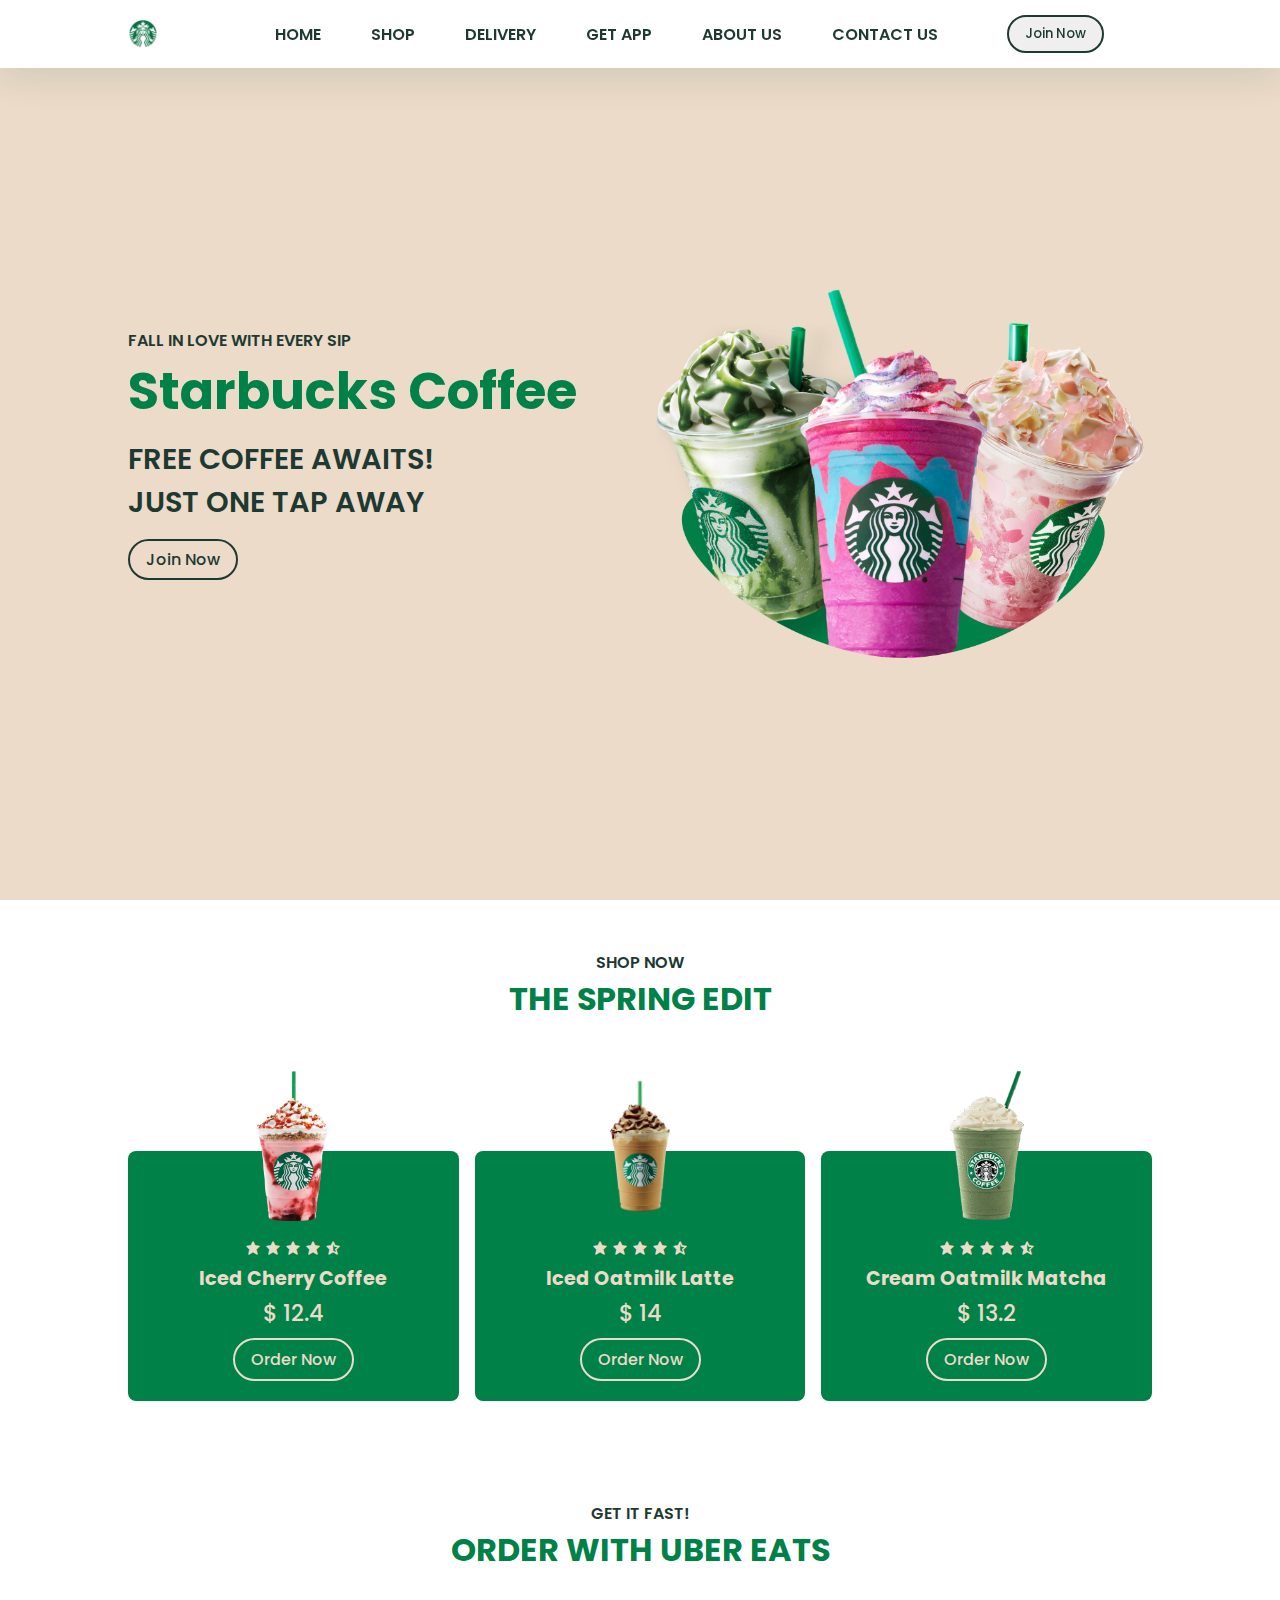
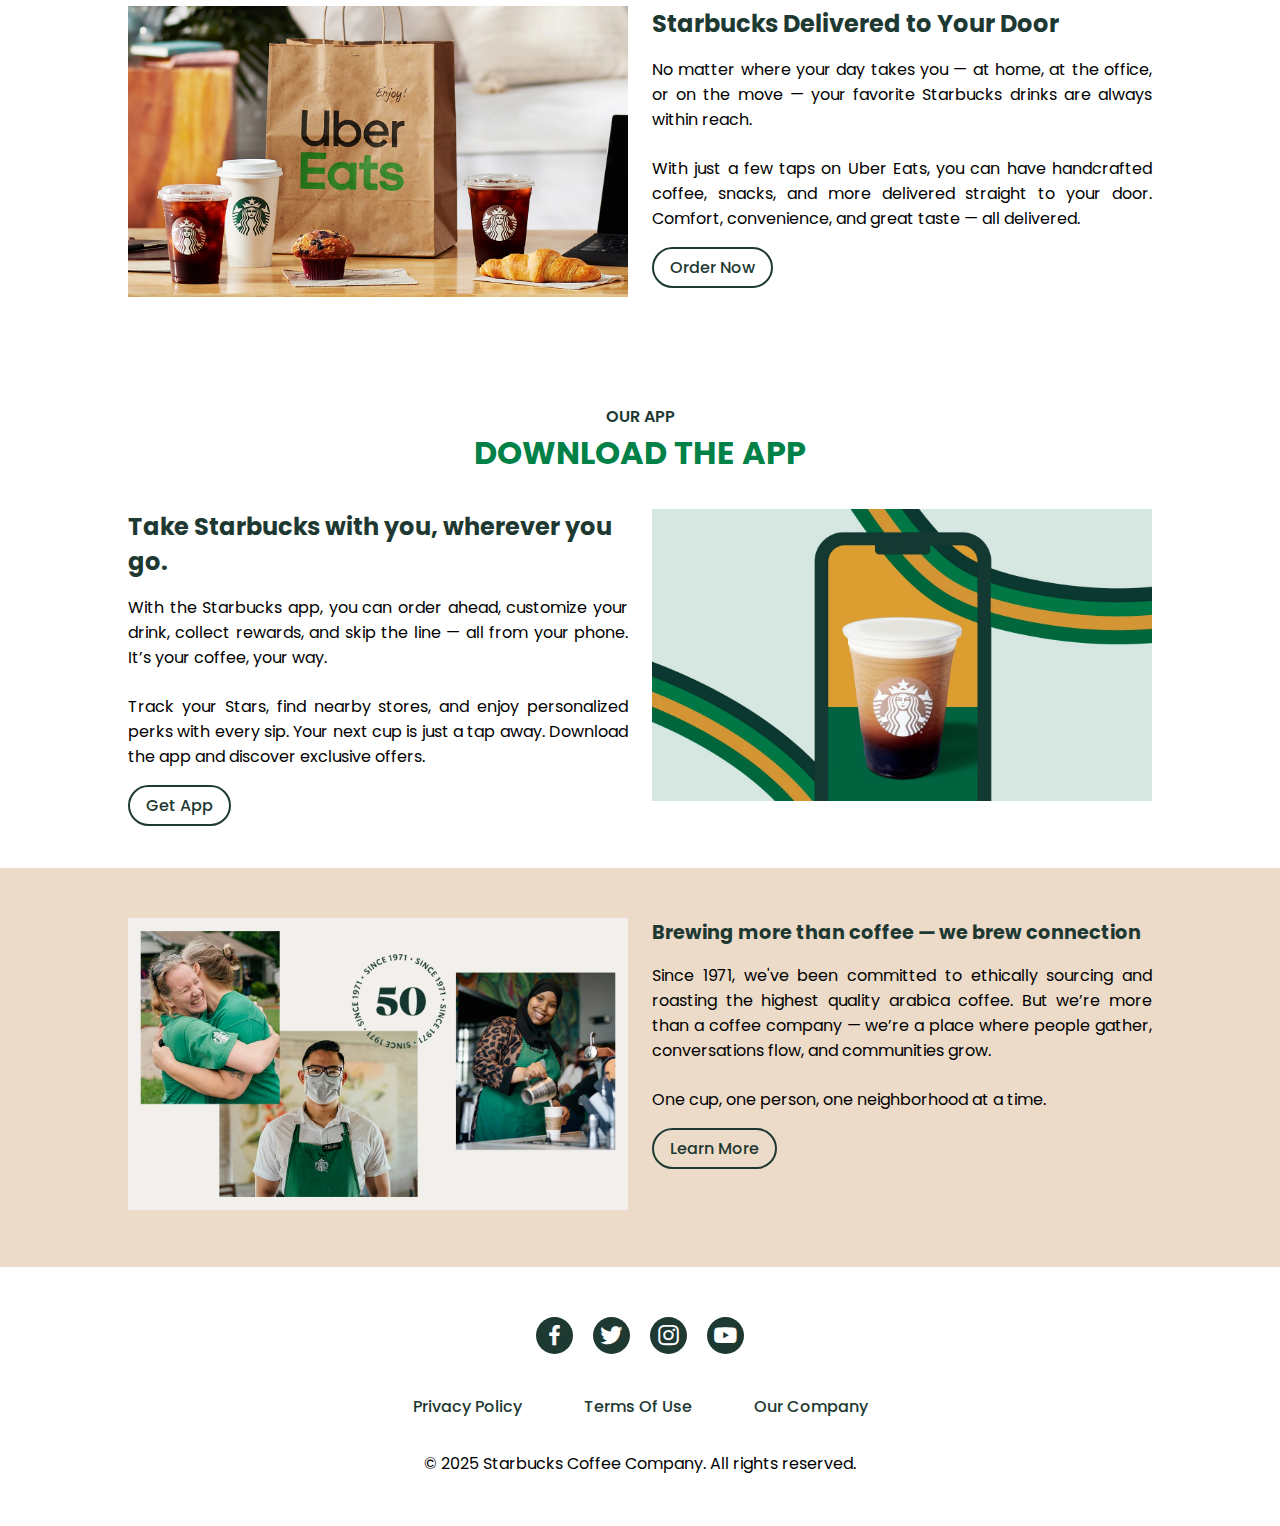
<file: My_Web_Project LCA 2/index.html>
<!DOCTYPE html>
<html lang="en">
<head>
    <meta charset="UTF-8">
    <meta http-equiv="X-UA-Compatible" content="IE=edge">
    <meta name="viewport" content="width=device-width, initial-scale=1.0">
    <title>Responsive Starbucks Website</title>
    <link rel="icon" type="image/png" href="img/Starbucks. Logo.png">
    <!-- Link To Css -->
    <link rel="stylesheet" href="style.css">
    <!-- Box Icons -->
    <link rel="stylesheet"
    href="https://cdn.jsdelivr.net/npm/boxicons@latest/css/boxicons.min.css">
</head>
<body>
    <!-- Navbar -->
    <header>
        <a href="#" class="logo"><img src="img/logo.png" onclick="redirectToHome()" alt="Starbucks logo"></a>
        <a href="index.html"></a>
        <div class="bx bx-menu" id="menu-icon"></div>
        <ul class="navbar">
            <li><a href="#home">Home</a></li>
            <li><a href="#shop">Shop</a></li>
            <li><a href="#delivery">Delivery</a></li>
            <li><a href="#app">Get App</a></li>
            <li><a href="#aboutus">About Us</a></li>
            <li><a href="#contactus">Contact Us</a></li>
        </ul>
        <button class="login-btn" onclick="redirectTologinPage()">Join Now</button>
        <a href="index1.html"></a>
    </header>
    <!-- Home -->
     <section class="home" id="home">
        <div class="home-text">
            <span>Fall in Love with Every Sip</span>
            <h1>Starbucks Coffee</h1>
            <h2>FREE COFFEE AWAITS!<br>JUST ONE TAP AWAY</h2>
            <a href="#" class="btn" onclick="redirectTologinPage()">Join Now</a>
            <a href="index1.html"></a>
        </div>
        <div class="home-img">
            <img src="img/home.png" alt="">
        </div>
     </section>
     <!-- Shop -->
     <section class="shop" id="shop">
        <div class="heading">
            <span>Shop Now</span>
            <h1>The Spring edit</h1>
        </div>
        <div class="shop-container">
            <div class="box">
                <div class="box-img">
                    <img src="img/shop1.png" alt="">
                </div>
                <div class="stars">
                    <i class='bx bxs-star'></i>
                    <i class='bx bxs-star'></i>
                    <i class='bx bxs-star'></i>
                    <i class='bx bxs-star'></i>
                    <i class='bx bxs-star-half' ></i>
                </div>
                <h2>Iced Cherry Coffee</h2>
                <span>$ 12.4</span>
                <a href="#" class="btn">Order Now</a>
            </div>

            <div class="box">
                <div class="box-img">
                    <img src="img/shop2.png" alt="">
                </div>
                <div class="stars">
                    <i class='bx bxs-star'></i>
                    <i class='bx bxs-star'></i>
                    <i class='bx bxs-star'></i>
                    <i class='bx bxs-star'></i>
                    <i class='bx bxs-star-half' ></i>
                </div>
                <h2>Iced Oatmilk Latte</h2>
                <span>$ 14</span>
                <a href="#" class="btn">Order Now</a>
            </div>

            <div class="box">
                <div class="box-img">
                    <img src="img/shop3.png" alt="">
                </div>
                <div class="stars">
                    <i class='bx bxs-star'></i>
                    <i class='bx bxs-star'></i>
                    <i class='bx bxs-star'></i>
                    <i class='bx bxs-star'></i>
                    <i class='bx bxs-star-half' ></i>
                </div>
                <h2>Cream Oatmilk Matcha</h2>
                <span>$ 13.2</span>
                <a href="#" class="btn">Order Now</a>
            </div>
        </div>
     </section>
     <!-- Delivery -->
      <section class="delivery" id="delivery">
        <div class="heading">
            <span>Get It Fast!</span>
            <h1>Order With Uber Eats</h1>
        </div>
        <div class="container">
            <div class="delivery-img">
                <img src="img/delivery.webp" alt="">
            </div>
            <div class="delivery-text">
                <h2>Starbucks Delivered to Your Door</h2>
                <p>No matter where your day takes you — at home, at the office, or on the move — your favorite Starbucks drinks are always within reach.</p>
                <p>With just a few taps on Uber Eats, you can have handcrafted coffee, snacks, and more delivered straight to your door. Comfort, convenience, and great taste — all delivered.</p>
                <a href="#" class="btn">Order Now</a>
            </div>
        </div>
      </section>
      <!-- App -->
       <section class="app" id="app">
        <div class="heading">
            <span>Our App</span>
            <h1>Download The App</h1>
        </div>
        <div class="container">
            
            <div class="app-text">
                <h2>Take Starbucks with you, wherever you go.</h2>
                <p>With the Starbucks app, you can order ahead, customize your drink, collect rewards, and skip the line — all from your phone. It’s your coffee, your way.</p>
                <p>Track your Stars, find nearby stores, and enjoy personalized perks with every sip. Your next cup is just a tap away. Download the app and discover exclusive offers.</p>
                <a href="#" class="btn">Get App</a>
            </div>
            <div class="app-img">
                <img src="img/app.png" alt="">
            </div>
        </div>
       </section>
       <!-- About Us -->
        <section class="aboutus" id="aboutus">
            <div class="aboutus-img">
                <img src="img/about.png" alt="">
            </div>
            <div class="aboutus-text">
                <h2>Brewing more than coffee — we brew connection</h2>
                <p>Since 1971, we've been committed to ethically sourcing and roasting the highest quality arabica coffee. But we’re more than a coffee company — we’re a place where people gather, conversations flow, and communities grow.</p>
                <p>One cup, one person, one neighborhood at a time.</p>
                <a href="#" class="btn">Learn More</a>
            </div>
        </section>
        <!-- Contact Us -->
         <section class="contactus" id="contactus">
            <div class="social">
                <a href="#"><i class='bx bxl-facebook'></i></a>
                <a href="#"><i class='bx bxl-twitter'></i></a>
                <a href="#"><i class='bx bxl-instagram'></i></a>
                <a href="#"><i class='bx bxl-youtube'></i></a>
            </div>
            <div class="links">
                <a href="#">Privacy Policy</a>
                <a href="#">Terms Of Use</a>
                <a href="#">Our Company</a>
            </div>
            <p>© 2025 Starbucks Coffee Company. All rights reserved.</p>
         </section>

    <!-- Link To Custom Js -->
    <script src="main.js"></script>
</body>
</html>
</file>
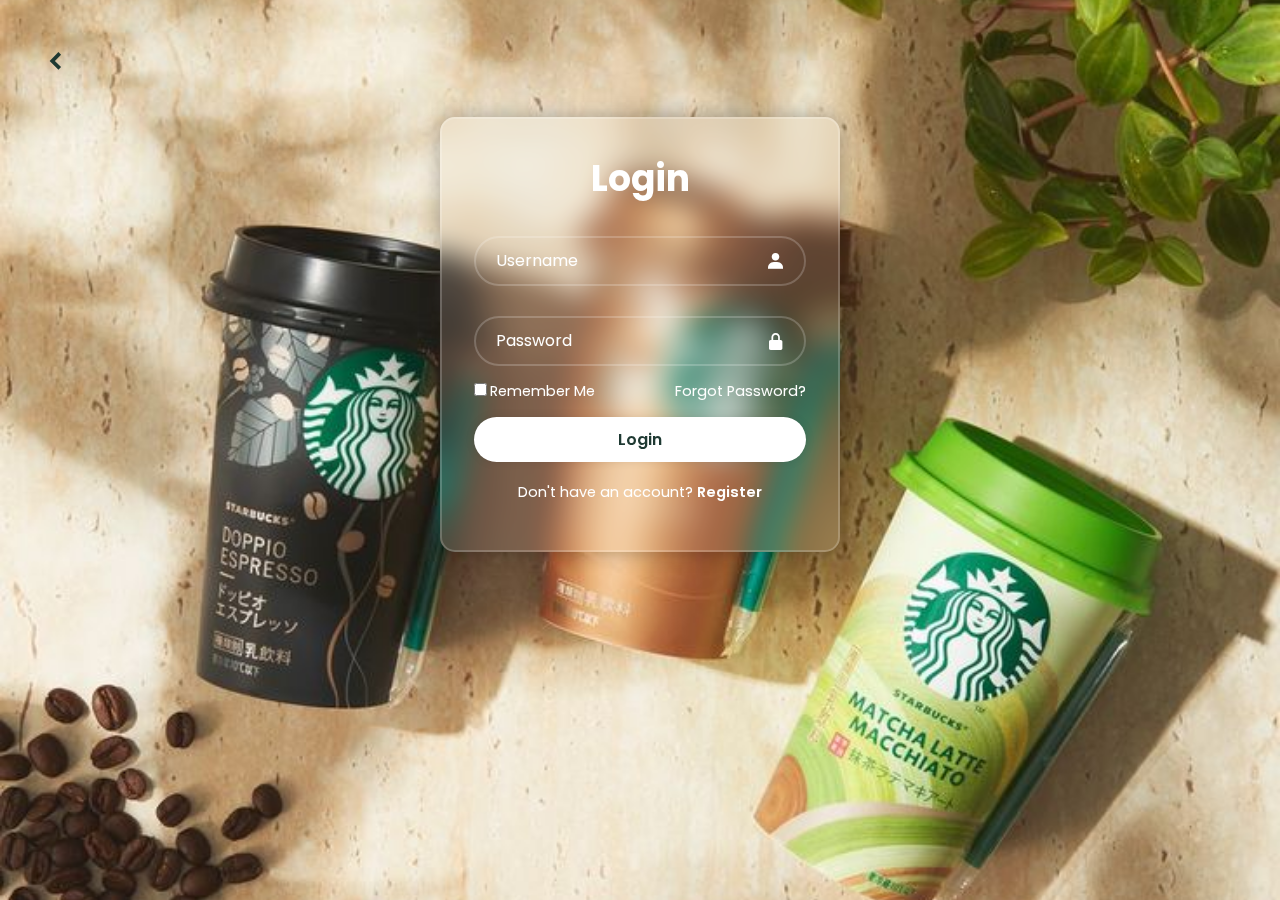
<file: My_Web_Project LCA 2/index1.html>
<!DOCTYPE html>
<html lang="en">
<head>
    <meta charset="UTF-8">
    <meta http-equiv="X-UA-Compatible" content="IE=edge">
    <meta name="viewport" content="width=device-width, initial-scale=1.0">
    <title>Responsive Starbucks Login Page</title>
    <!-- Link To Css -->
    <link rel="stylesheet" href="style1.css">
    <!-- Box Icons -->
    <link rel="stylesheet"
    href="https://cdn.jsdelivr.net/npm/boxicons@latest/css/boxicons.min.css">
</head>
<body>
    <div class="back-container">
        <button class="back-icon" onclick="redirectToHome()">
            <i class='bx bxs-chevron-left'></i>
        </button>
    </div>
    <div class="wrapper">
        <div id="loginForm"></div>
        <form action="loginForm">
            <h1>Login</h1>
            <div class="input-box">
                <input type="text" placeholder="Username" required>
                <i class='bx bxs-user'></i>
            </div>
            <div class="input-box">
                <input type="password" placeholder="Password" required>
                <i class='bx bxs-lock-alt' ></i>
            </div>
            <div class="remember-forgot">
                <label><input type="checkbox">Remember Me</label>
                <a href="#">Forgot Password?</a>
            </div>
            <button type="submit" onclick="highlightInputOnFocus()" class="btn">Login</button>

            <div class="register-link">
                <p>Don't have an account? <a href="#">Register</a></p>
            </div>
        </form>
        <div id="messageContainer"></div>
    </div>
    </div>
    <!-- Link To Custom Js -->
    <script src="main.js"></script>
</body>
</html>
</file>
<file: My_Web_Project LCA 2/style.css>
/* Google Fonts */
@import url('https://fonts.googleapis.com/css2?family=Baskervville+SC&family=Baskervville:ital@0;1&family=Hanken+Grotesk:ital,wght@0,100..900;1,100..900&family=Libre+Baskerville:ital,wght@0,400;0,700;1,400&family=Poppins:ital,wght@0,100;0,200;0,300;0,400;0,500;0,600;0,700;0,800;0,900;1,100;1,200;1,300;1,400;1,500;1,600;1,700;1,800;1,900&display=swap');
*{
  margin: 0;
  padding: 0;
  box-sizing: border-box;
  scroll-padding-top: 2rem;
  text-decoration: none;
  list-style: none;
  scroll-behavior: smooth;
  font-family: "Poppins", sans-serif;
}
:root{
  --main-color:#008148;
  --second-color:#1e3932;
}
section{
  padding: 50px 10%;
}
*::selection {
    color: #fff;
    background:var(--main-color);
}
img{
  width: 100%;
}
header{
    position: fixed;
    width:100%;
    top: 0;
    right: 0;
    left: 0;
    z-index: 1000;
    display: flex;
    align-items: center;
    justify-content: space-between;
    background: #fff;
    box-shadow: 0 4px 41px rgb(14 55 54 / 14%);
    padding: 15px 10%;
    transition: 0.2s;
}
.logo{
    display: flex;
}
.logo img{
    width: 30px;
}
.navbar{
    display: flex;
    gap: 10px;
}
.navbar a{
    font-size: 1rem;
    padding: 11px 20px;
    color: var(--second-color);
    font-weight: 600;
    text-transform: uppercase;
    text-align: center;
    white-space: nowrap;
}
.navbar a:hover{
    color: var(--main-color);
}
.login-btn{
    padding: 7px 16px;
    border: 2px solid var(--second-color);
    border-radius: 40px;
    color: var(--second-color);
    font-weight: 500;
}
.login-btn:hover{
    color: #fff;
    background: var(--second-color);
}
#menu-icon{
    font-size: 24px;
    cursor: pointer;
    margin-left: auto;
    margin-right: 10px;
    z-index: 1001;
    display: none;
}
.home{
    width: 100%;
    min-height: 100vh;
    display: flex;
    flex-wrap: wrap;
    align-items: center;
    background: #ebdbc8;
    gap: 1rem;
}
.home-text{
    flex: 1 1 17rem;
}
.home-img{
    flex: 1 1 17rem;
    padding-top: 2.5rem;
}
.home-img img{
    animation: animate 3s linear infinite;
}
@keyframes animate{
    0%{
        transform: translate(-11px, 0);
    }
    50%{
        transform: translate(-0px, -11px);
    }
    100%{
        transform: translate(-11px, 0);
    }
}
.home-text span{
    font-size: 1rem;
    text-transform: uppercase;
    font-weight: 600;
    color: var(--second-color);
}
.home-text h1{
    font-size: 3.2rem;
    color: var(--main-color);
    font-weight: bolder;
}
.home-text h2{
    font-size: 1.8rem;
    font-weight: 600;
    color: var(--second-color);
    text-transform: uppercase;
    margin: 0.5rem 0 1.4rem;
}
.btn{
    padding: 7px 16px;
    border: 2px solid var(--second-color);
    border-radius: 40px;
    color: var(--second-color);
    font-weight: 500;
}
.btn:hover{
    color: #fff;
    background: var(--second-color);
}
.heading{
    text-align: center;
    text-transform: uppercase;
}
.heading span{
    font-size: 1rem;
    font-weight: 600;
    color: var(--second-color);
}
.heading h1{
    font-size: 2rem;
    color: var(--main-color);
}
.shop-container{
    display: flex;
    flex-wrap: wrap;
    gap: 1rem;
    margin-top: 5rem;
}
.shop-container .box{
    flex: 1 1 10rem;
    background: var(--main-color);
    padding: 20px;
    display: flex;
    text-align: center;
    flex-direction: column;
    align-items: center;
    margin-top: 3rem;
    border-radius: 0.5rem;
}
.shop-container .box .box-img{
    width: 150px;
    height: 150px;
    margin-top: -100px;
}
.shop-container .box .box-img img{
    width: 100%;
    height: 100%;
    object-fit: contain;
    object-position: center;
}
.stars{
    margin: 1rem 0 0.1rem;
}
.shop-container .box .stars .bx{
    color: #ebdbc8;
}
.shop-container .box h2{
    color: #ebdbc8;
    font-size: 1.2rem;
}
.shop-container .box span{
    color: #ebdbc8;
    font-size: 1.4rem;
    font-weight: 500;
    margin: 0.2rem 0 0.5rem;
}
.box .btn{
    border: 2px solid #ebdbc8;
    color: #ebdbc8;
}
.box .btn:hover{
    background: #ebdbc8;
    color: var(--second-color);
}
.container{
    display: flex;
    flex-wrap: wrap;
    gap: 1.5rem;
    margin-top: 2rem;
}
.delivery-img,
.app-img{
    flex: 1 1 21rem;
}
.delivery-text,
.app-text{
    flex: 1 1 21rem;
}
.delivery-text h2,
.app-text h2{
    font-size: 1.5rem;
    color: var(--second-color);
}
.delivery-text p,
.app-text p{
    margin: 1rem 0 1.5rem;
    text-align: justify;
}
.aboutus{
    display: flex;
    flex-wrap: wrap;
    background: #ebdbc8;
    gap: 1.5rem;
}
.aboutus-img{
    flex: 1 1 17rem;
}
.aboutus-text{
    flex: 1 1 17rem;
}
.aboutus-text h2{
    font-size: 1.2rem;
    color: var(--second-color);
}
.aboutus-text p{
    margin: 1rem 0 1.5rem;
    text-align: justify;
}
.contactus{
    display: flex;
    flex-direction: column;
    align-items: center;
}
.social a{
    font-size: 27px;
    margin: 0.5rem;
}
.social a .bx{
    padding: 5px;
    color: #fff;
    background: #1e3932;
    border-radius: 50%;
}
.social a .bx:hover{
    background: #008148;
}
.links{
    margin: 1rem 0 1rem;
    display: flex;
    justify-content: center;
    gap: 30px; 
    flex-wrap: wrap;
    margin-top: 20px;
}
.links a{
    font-size: 1rem;
    font-weight: 500;
    color: #1e3932;;
    padding: 1rem;
    white-space: nowrap;
}
.contactus p{
    text-align: center;
}
@media (max-width:1150px){
    header{
        padding: 20px 7%;
    }
    section{
        padding: 50px 7%;
    }
    .home-text h1{
        font-size: 3rem;
    }
    .home-text h2{
        font-size: 1.5rem;
    }
}
@media (max-width:991px){
    header{
        padding: 20px 4%;
    }
    section{
        padding: 50px 4%;
    }
}
@media (max-width:768px){
    header{
        padding: 15px 4%;
    }
    #menu-icon{
        display: initial;
    }
    header .navbar{
        position: absolute;
        top: -500px;
        left: 0;
        right: 0;
        display: flex;
        flex-direction: column;
        background: #fff;
        box-shadow: 0 4px 4px rgb(14 55 54 / 14%);
        border-top: 2px solid var(--main-color);
        transition: 0.2s;
        text-align: left;
    }
    .navbar.active{
    top: 100%;
    }
    .navbar a{
        padding: 1.5rem;
        display: block;
        color: var(--second-color);
    }
    .home-text span{
        font-size: 0.9rem;
    }
    .home-text h1{
        font-size: 2.4rem;
    }
    .home-text h2{
        font-size: 1.2rem;
    }
}
@media (max-width:768px){
    .home-text{
        padding-top: inherit;
    }
    .shop-container .box{
        margin-top: 6rem;
    }
    .heading h1{
        font-size: 1.5rem;
    }
    .heading span{
        font-size: 0.9rem;
    }
    .aboutus{
        flex-direction: column-reverse;
    }
}
@media (max-width:364px) {
    .links{
        display: flex;
        flex-direction: column;
    }
}
</file>
<file: My_Web_Project LCA 2/style1.css>
@import url('https://fonts.googleapis.com/css2?family=Baskervville+SC&family=Baskervville:ital@0;1&family=Hanken+Grotesk:ital,wght@0,100..900;1,100..900&family=Libre+Baskerville:ital,wght@0,400;0,700;1,400&family=Poppins:ital,wght@0,100;0,200;0,300;0,400;0,500;0,600;0,700;0,800;0,900;1,100;1,200;1,300;1,400;1,500;1,600;1,700;1,800;1,900&display=swap');
*{
    margin: 0;
    padding: 0;
    box-sizing: border-box;
    scroll-behavior: smooth;
    font-family: "Poppins", sans-serif;
}
body{
    display: block;
    justify-content: center;
    align-items: center;
    min-height: 100vh;
    background: url(img/Login.jpg) no-repeat;
    background-size: cover;
    background-position: center;
    padding: 2vw;
    overflow-y: auto;
}
.back-container {
    position: relative;
    top: 15px;
    left: 15px;
    z-index: 1000;
  }
  
  .back-icon {
    background: none;
    border: none;
    font-size: 30px;
    color: #1e3932;
    cursor: pointer;
  }
  
  .back-icon:hover {
    color: #023f1a;
  }
.wrapper {
    width: 100%;
    max-width: 400px;
    margin: 5vh auto;
    background: rgba(255, 255, 255, 0.1);
    border: 2px solid rgba(255, 255, 255, 0.2);
    backdrop-filter: blur(15px);
    border-radius: 15px;
    padding: 2rem;
    color: #fff;
    box-shadow: 0 0 20px rgba(0,0,0,0.3);
}
.wrapper h1{
    font-size: 36px;
    text-align: center;
}
.wrapper .input-box{
    position: relative;
    width: 100%;
    height: 50px;
    background: transparent;
    margin: 30px 0;
    border-radius: 40px;
}
.input-box input{
    width: 100%;
    height: 100%;
    background: transparent;
    border: none;
    outline: none;
    border: 2px solid rgba(255, 255, 255, .2);
    border-radius: 40px;
    font-size: 16px;
    color: #fff;
    padding: 20px 45px 20px 20px;
}
.input-box.highlight {
    border: 2px solid #fff;
}
.input-box input::placeholder{
    color: #fff;
}
.input-box i{
    position: absolute;
    right: 20px;
    top: 50%;
    transform: translateY(-50%);
    font-size: 20px;
}
.wrapper .remember-forgot{
    display: flex;
    justify-content: space-between;
    font-size: 14.5px;
    margin: -15px 0 15px;
}
.remember-forgot label input{
    accent-color: #fff;
    margin-right: 3px;
}
.remember-forgot a{
    color: #fff;
    text-decoration: none;
}
.remember-forgot a:hover{
    text-decoration: underline;
}
.wrapper .btn{
    width: 100%;
    height: 45px;
    background: #fff;
    border: none;
    outline: none;
    border-radius: 40px;
    box-shadow: 0 0 10px rgba(0, 0, 0, .1);
    cursor: pointer;
    font-size: 16px;
    color: #1e3932;
    font-weight: 600;
}
.wrapper .btn:hover {
    background-color: #1e3932;
    color: #fff;
    transition: all 0.3s ease;
}
.login-message {
    margin-top: 15px;
    color: green;
    text-align: center;
  }
.wrapper .register-link{
    font-size: 14.5px;
    text-align: center;
    margin: 20px 0 15px;
}
.register-link p a{
    color: #fff;
    text-decoration: none;
    font-weight: 600;
}
.register-link p a:hover{
    text-decoration: underline;
}

@media (max-width: 480px) {
    .wrapper {
        padding: 1rem;
    }

    .wrapper h1 {
        font-size: 1.5rem;
    }

    .input-box i {
        font-size: 1rem;
        right: 0.8rem;
    }

    .remember-forgot {
        font-size: 0.8rem;
        flex-direction: column;
        align-items: flex-start;
    }

    .btn {
        font-size: 0.9rem;
        height: 2.5rem;
    }

    .register-link {
        font-size: 0.8rem;
    }
}
</file>
